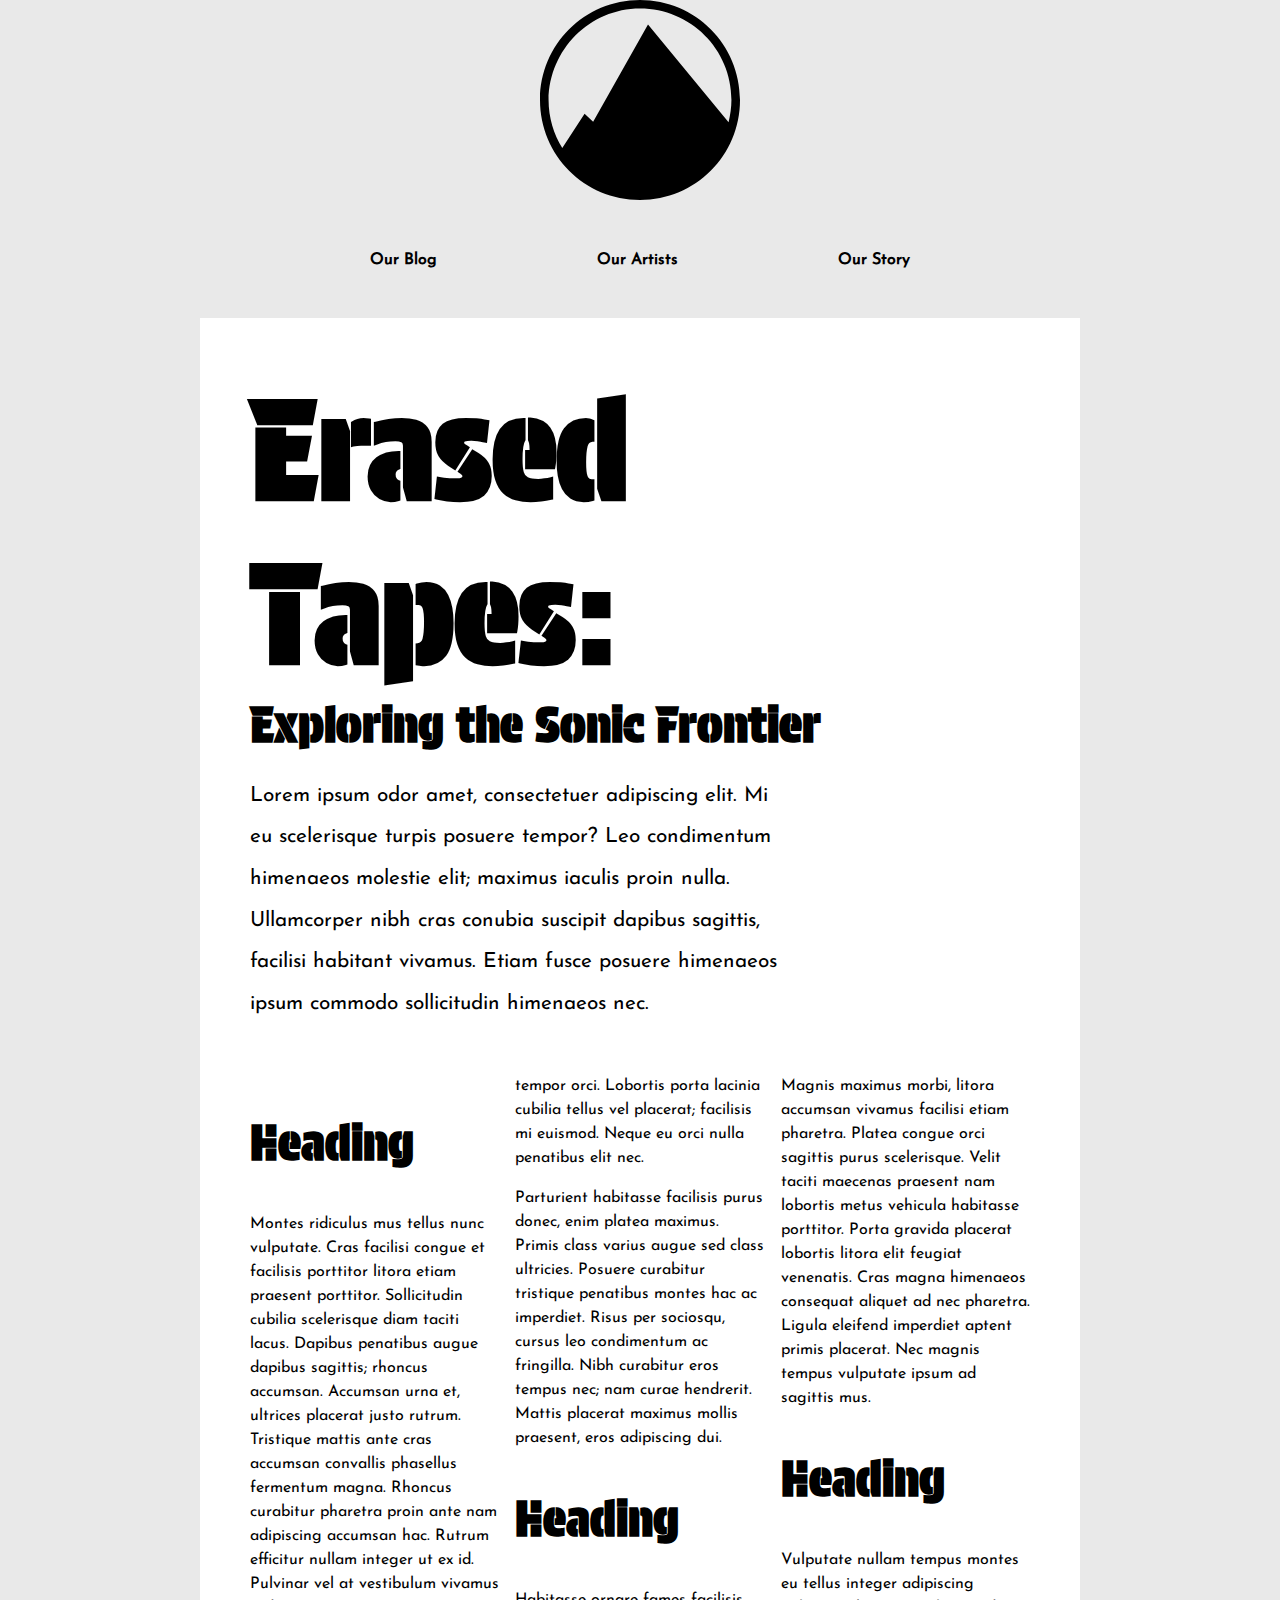
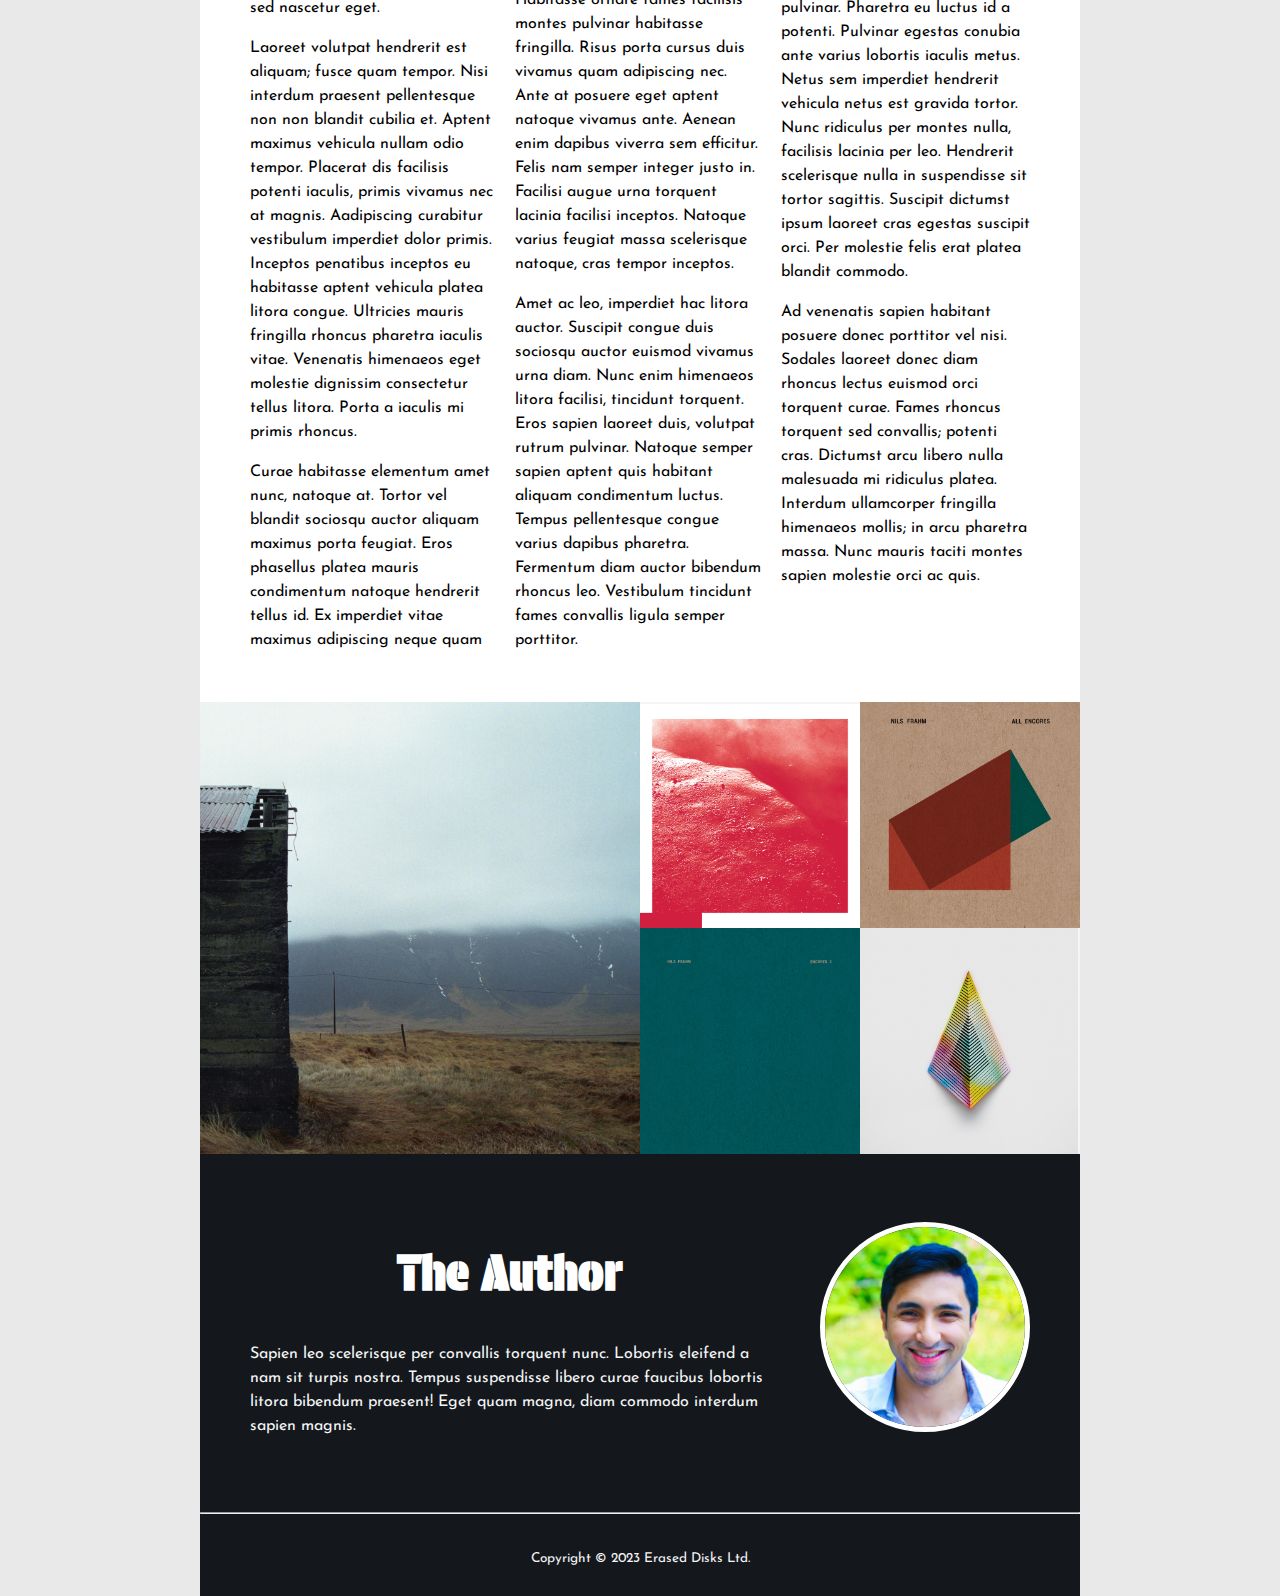
<file: Assessment 1/Task 1/index.html>
<!-- informs the browser of the type of document -->
<!DOCTYPE html>
<!-- uses the english language -->
<html lang="en">

<!-- contains essential metadata about the document -->
<head>
    <meta charset="UTF-8"> <!-- uses utf-8 encoding -->
    <meta name="viewport" content="width=device-width, initial-scale=1.0"> <!-- scales the visibility based on screen size -->
    <link rel="stylesheet" href="style.css"> <!-- links to the stylesheet -->
    <link rel="icon" href="assets/logo.ico" type="image/x-icon"> <!-- adds icon image  -->
    <title>Erased Tapes: Exploring the Sonic Frontier</title> <!-- title of document -->
</head>

<!-- contains the visible contents of the document -->
<body>
    <!-- contains the introductory content -->
    <header>
        <img src="assets/logo.svg" alt="erased tapes logo" id="logo" width="200px">
        <nav> <!-- contains navigation links -->
            <ul>
                <li><a href="Our_Blog.html">Our Blog</a></li>
                <li><a href="Our_Artists.html">Our Artists</a></li>
                <li><a href="Our_Story.html">Our Story</a></li>
            </ul>
        </nav>
    </header>
    <!-- wraps around the content for border effect  -->
    <div class="wrapper">
        <!-- contains main content of the page -->
        <main>
            <!-- contains the first paragraph of the main content -->
            <section class="first-paragraph"> 
                <h1><span class="large-text"">Erased Tapes:</span><br>Exploring the Sonic Frontier</h1> <!-- uses span tag to enlargen text -->
                <p>Lorem ipsum odor amet, consectetuer adipiscing elit. Mi eu scelerisque turpis posuere tempor? Leo
                    condimentum himenaeos molestie elit; maximus iaculis proin nulla. Ullamcorper nibh cras conubia
                    suscipit dapibus sagittis, facilisi habitant vivamus. Etiam fusce posuere himenaeos ipsum commodo
                    sollicitudin himenaeos nec.</p>
            </section>
            <!-- contains text content divided into three columns -->
            <section class=" column-text"> 
                        <h2>Heading</h2>
                        <p>Montes ridiculus mus tellus nunc vulputate. Cras facilisi congue et facilisis porttitor
                            litora etiam
                            praesent porttitor. Sollicitudin cubilia scelerisque diam taciti lacus. Dapibus penatibus
                            augue
                            dapibus sagittis; rhoncus accumsan. Accumsan urna et, ultrices placerat justo rutrum.
                            Tristique
                            mattis ante cras accumsan convallis phasellus fermentum magna. Rhoncus curabitur pharetra
                            proin ante
                            nam adipiscing accumsan hac. Rutrum efficitur nullam integer ut ex id. Pulvinar vel at
                            vestibulum
                            vivamus sed nascetur eget.</p>
                        <p>Laoreet volutpat hendrerit est aliquam; fusce quam tempor. Nisi interdum praesent
                            pellentesque non
                            non blandit cubilia et. Aptent maximus vehicula nullam odio tempor. Placerat dis facilisis
                            potenti
                            iaculis, primis vivamus nec at magnis. Aadipiscing curabitur vestibulum imperdiet dolor
                            primis.
                            Inceptos penatibus inceptos eu habitasse aptent vehicula platea litora congue. Ultricies
                            mauris
                            fringilla rhoncus pharetra iaculis vitae. Venenatis himenaeos eget molestie dignissim
                            consectetur
                            tellus litora. Porta a iaculis mi primis rhoncus.</p>
                        <p>Curae habitasse elementum amet nunc, natoque at. Tortor vel blandit sociosqu auctor aliquam
                            maximus
                            porta feugiat. Eros phasellus platea mauris condimentum natoque hendrerit tellus id. Ex
                            imperdiet
                            vitae maximus adipiscing neque quam tempor orci. Lobortis porta lacinia cubilia tellus vel
                            placerat;
                            facilisis mi euismod. Neque eu orci nulla penatibus elit nec.</p>
                        <p>Parturient habitasse facilisis purus donec, enim platea maximus. Primis class varius augue
                            sed class
                            ultricies. Posuere curabitur tristique penatibus montes hac ac imperdiet. Risus per
                            sociosqu, cursus
                            leo condimentum ac fringilla. Nibh curabitur eros tempus nec; nam curae hendrerit. Mattis
                            placerat
                            maximus mollis praesent, eros adipiscing dui. </p>
                        <h2>Heading</h2>
                        <p>Habitasse ornare fames facilisis montes pulvinar habitasse fringilla. Risus porta cursus duis
                            vivamus
                            quam adipiscing nec. Ante at posuere eget aptent natoque vivamus ante. Aenean enim dapibus
                            viverra
                            sem efficitur. Felis nam semper integer justo in. Facilisi augue urna torquent lacinia
                            facilisi
                            inceptos. Natoque varius feugiat massa scelerisque natoque, cras tempor inceptos. </p>
                        <p>Amet ac leo, imperdiet hac litora auctor. Suscipit congue duis sociosqu auctor euismod
                            vivamus urna
                            diam. Nunc enim himenaeos litora facilisi, tincidunt torquent. Eros sapien laoreet duis,
                            volutpat
                            rutrum pulvinar. Natoque semper sapien aptent quis habitant aliquam condimentum luctus.
                            Tempus
                            pellentesque congue varius dapibus pharetra. Fermentum diam auctor bibendum rhoncus leo.
                            Vestibulum
                            tincidunt fames convallis ligula semper porttitor.</p>
                        <p>Magnis maximus morbi, litora accumsan vivamus facilisi etiam pharetra. Platea congue orci
                            sagittis
                            purus scelerisque. Velit taciti maecenas praesent nam lobortis metus vehicula habitasse
                            porttitor.
                            Porta gravida placerat lobortis litora elit feugiat venenatis. Cras magna himenaeos
                            consequat
                            aliquet ad nec pharetra. Ligula eleifend imperdiet aptent primis placerat. Nec magnis tempus
                            vulputate ipsum ad sagittis mus.</p>
                        <h2>Heading</h2>
                        <p>Vulputate nullam tempus montes eu tellus integer adipiscing pulvinar. Pharetra eu luctus id a
                            potenti. Pulvinar egestas conubia ante varius lobortis iaculis metus. Netus sem imperdiet
                            hendrerit
                            vehicula netus est gravida tortor. Nunc ridiculus per montes nulla, facilisis lacinia per
                            leo.
                            Hendrerit scelerisque nulla in suspendisse sit tortor sagittis. Suscipit dictumst ipsum
                            laoreet cras
                            egestas suscipit orci. Per molestie felis erat platea blandit commodo.</p>
                        <p>Ad venenatis sapien habitant posuere donec porttitor vel nisi. Sodales laoreet donec diam
                            rhoncus
                            lectus euismod orci torquent curae. Fames rhoncus torquent sed convallis; potenti cras.
                            Dictumst
                            arcu libero nulla malesuada mi ridiculus platea. Interdum ullamcorper fringilla himenaeos
                            mollis; in
                            arcu pharetra massa. Nunc mauris taciti montes sapien molestie orci ac quis.</p>
            </section>
            <!-- contains the album pictures -->
            <section class="albums">
                <div id="featured-album">
                    <img src="assets/eulogy-for-evolution.jpg" alt="eulogy for evolution album" width="100">
                </div>
                <div id="album1">
                    <img src="assets/the-cell.jpg" alt="assets the cell album" width="100">
                </div>
                <div id="album2">
                    <img src="assets/all-encores.jpg" alt="all encores album" width="100">
                </div>
                <div id="album3">
                    <img src="assets/encores-2.jpg" alt="encores 2 album" width="100">
                </div>
                <div id="album4">
                    <img src="assets/blurred.jpg" alt="blurred album" width="100">
                </div>
            </section>
        </main>
        <!-- contains authorship and copyright information -->
        <footer>
            <div class="footer-details"> <!-- contains authorship information: profile and description -->
                <div class="profile">
                    <img src="assets/profile_picture.jpg" alt="author's profile" width="200px">
                </div>
                <div class="author-details">
                    <h2>The Author</h2>
                    <p>Sapien leo scelerisque per convallis torquent nunc. Lobortis eleifend a nam sit turpis nostra.
                        Tempus
                        suspendisse libero curae faucibus lobortis litora bibendum praesent! Eget quam magna, diam
                        commodo
                        interdum sapien magnis. </p>
                </div>
            </div>
            <hr>
            <p id="copy-right">Copyright © 2023 Erased Disks Ltd.</p> <!-- copyright details -->
        </footer>
    </div>
</body>

</html>
</file>
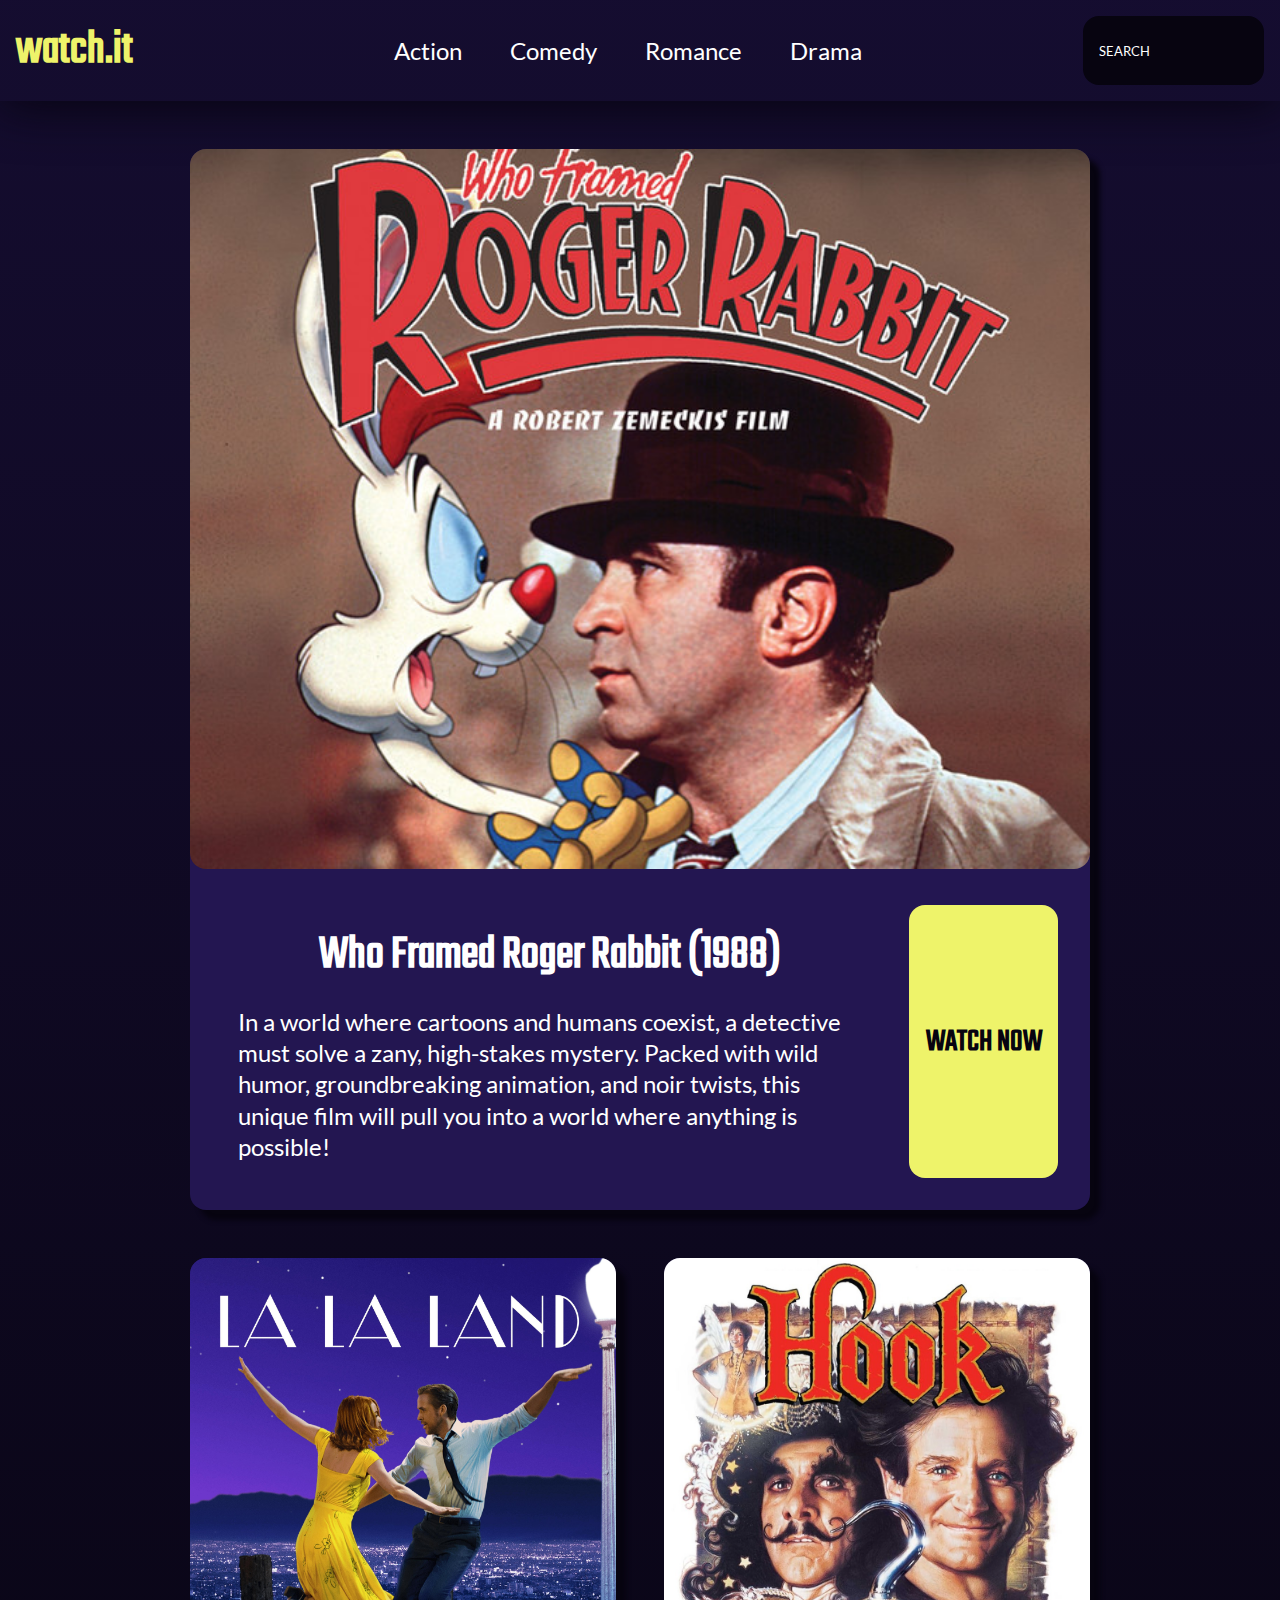
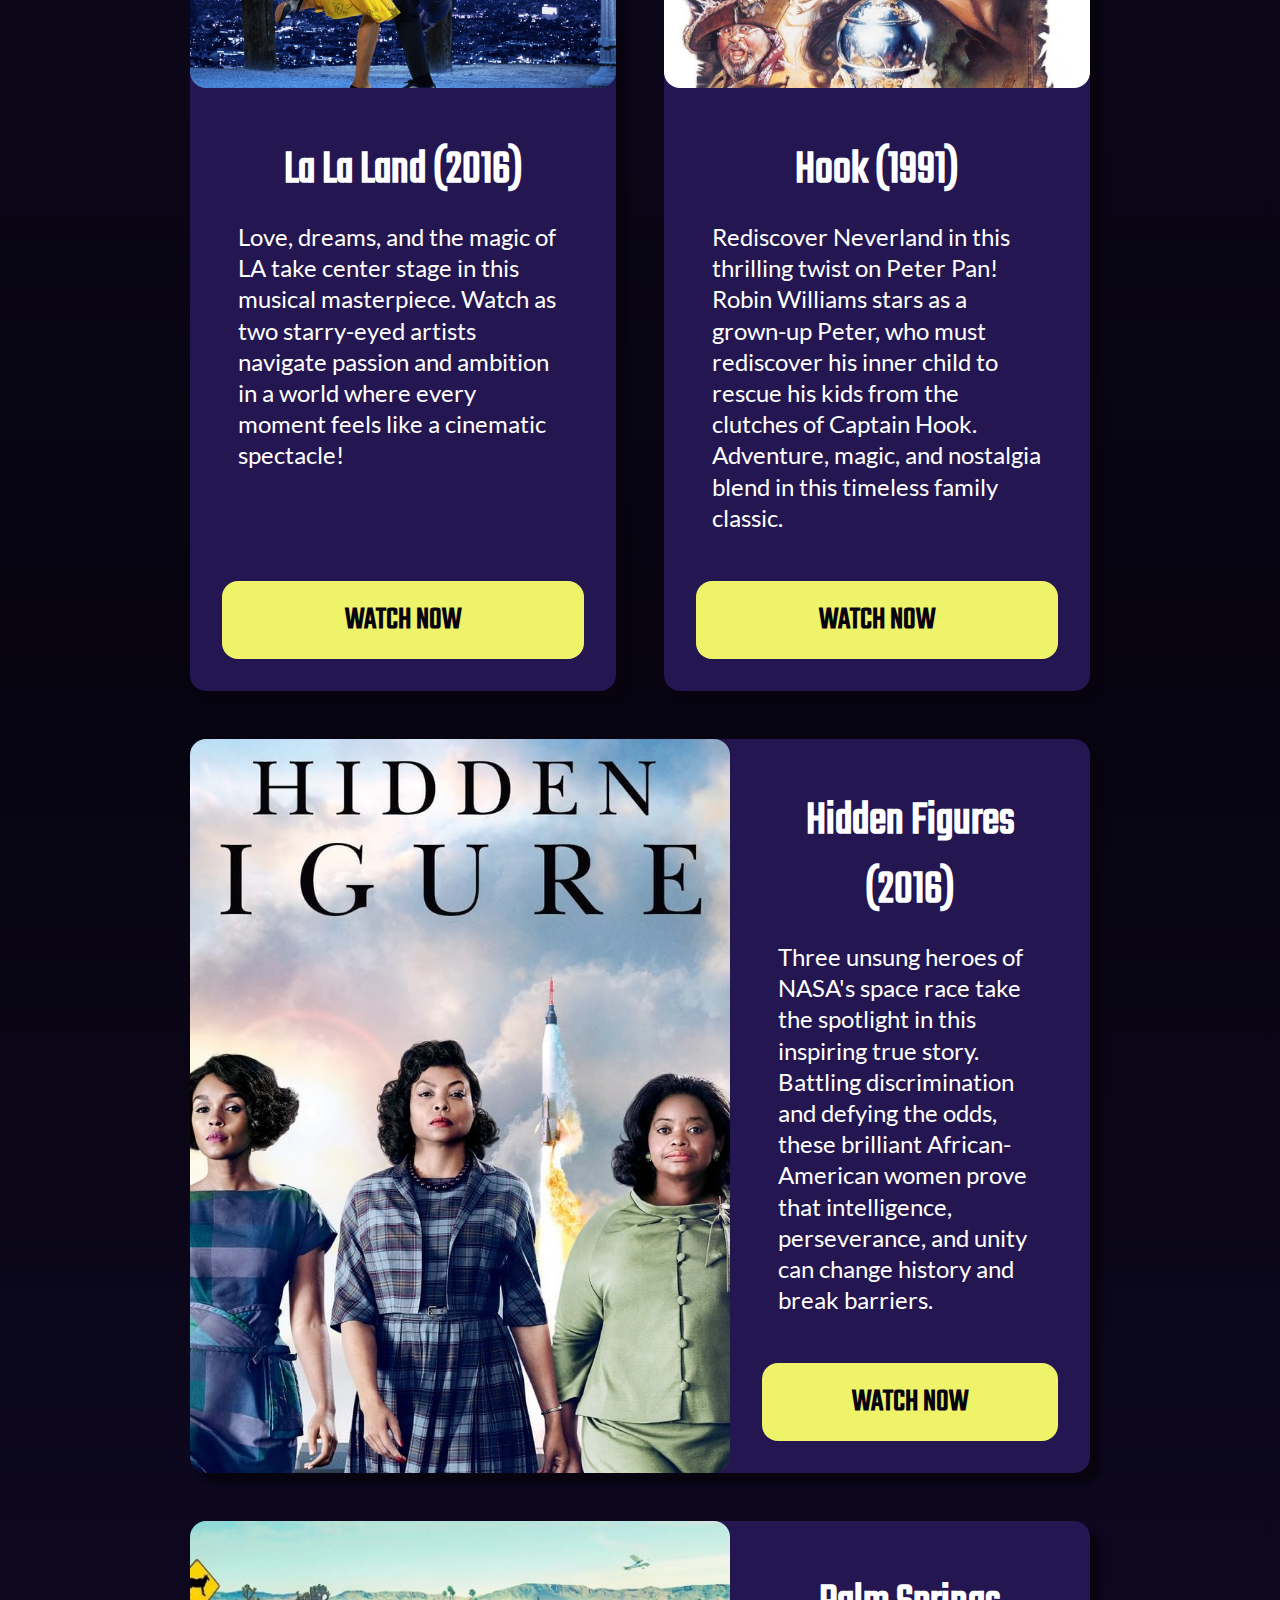
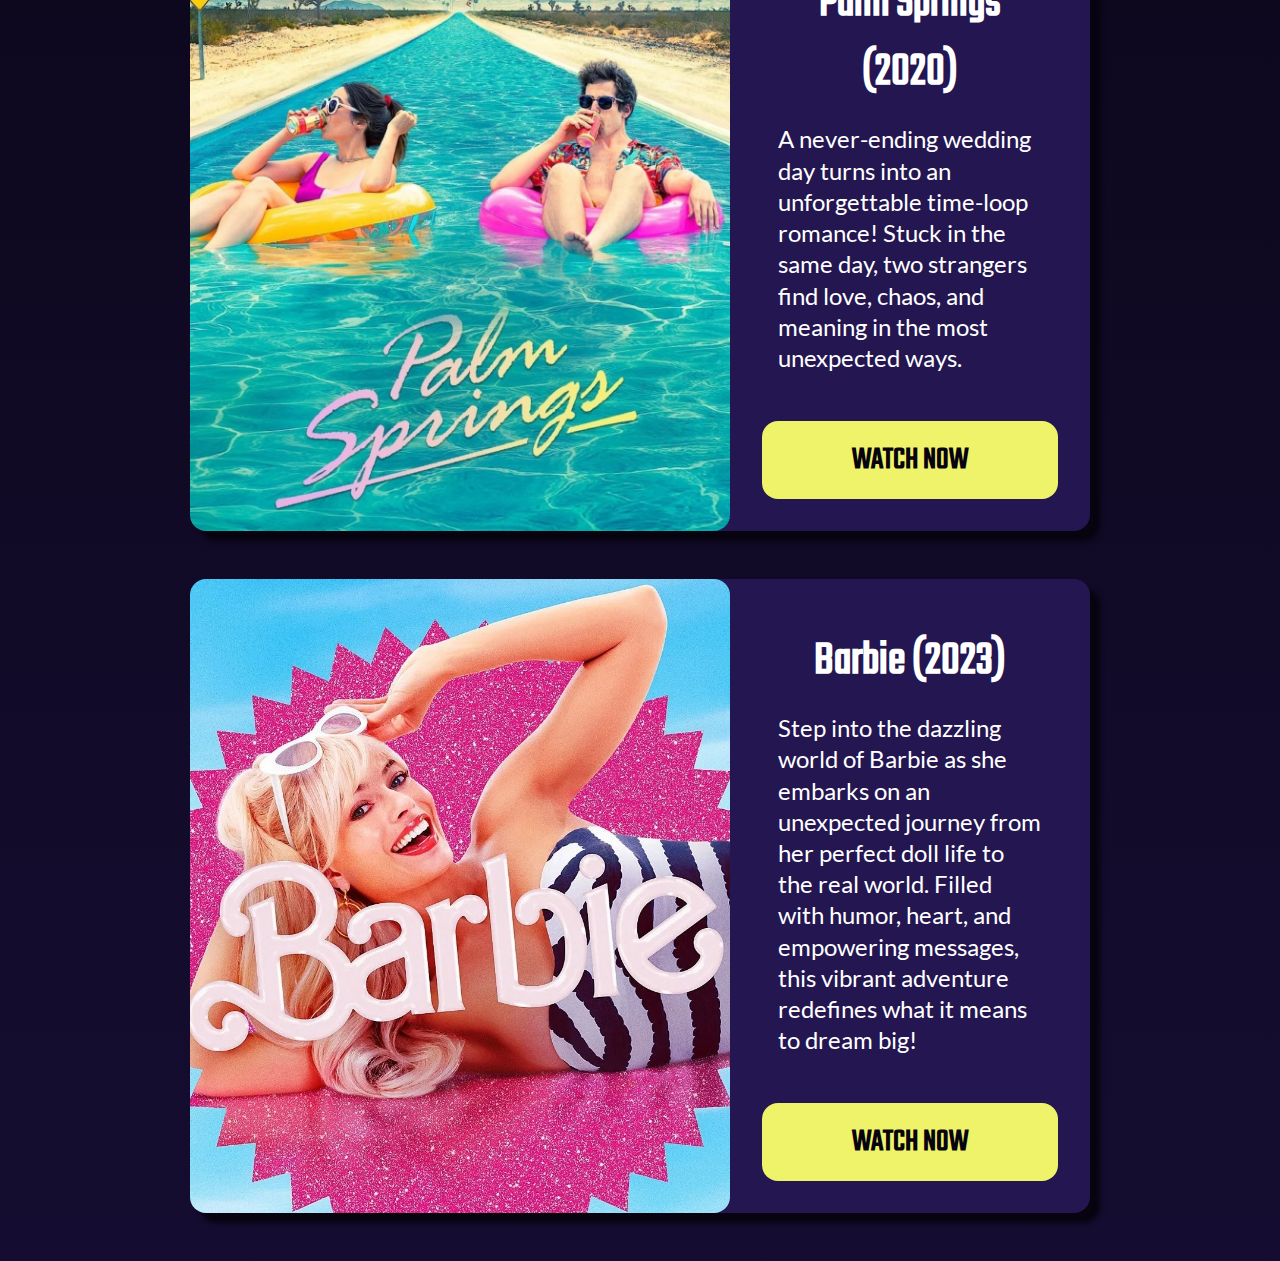
<file: Assessment 1/Task 2/index.html>
<!-- informs the browser of the type of document -->
<!DOCTYPE html>
<!-- uses the english language -->
<html lang="en">

<!-- contains essential metadata about the document -->
<head>
    <meta charset="UTF-8"> <!-- uses utf-8 encoding -->
    <meta name="viewport" content="width=device-width, initial-scale=1.0"> <!-- scales the visibility based on screen size -->
    <link rel="stylesheet" href="style.css"> <!-- links to the stylesheet -->
    <title>watch.it</title> <!-- title of document -->
</head>

<!-- contains the visible contents of the document -->
<body>
    <!-- contains the introductory content -->
    <header>
        <nav> <!-- contains navigation links -->
            <h1>watch.it</h1>
            <ul>
                <li><a href="#Action">Action</a></li>
                <li><a href="#Comedy">Comedy</a></li>
                <li><a href="#Romance">Romance</a></li>
                <li><a href="#Drama">Drama</a></li>
            </ul>
            <input type="search" placeholder="SEARCH">
        </nav>
    </header>
    <!-- contains main content of the page -->
    <main>
        <!-- film item container with respective id -->
        <div class="film-container" id="film1">
            <!-- contains movie poster -->
            <div class="film-img">
                <img src="assets/who-framed-roger-rabbit.jpg" alt="Who framed Roger Rabbit movie poster"> <!-- movie poster -->
            </div>
            <!-- contains details such as the title, description, and button -->
            <div class="details">
                <div class="text"> <!-- holds the text information within the details div -->
                    <h2>Who Framed Roger Rabbit (1988)</h2>
                    <p>In a world where cartoons and humans coexist, a detective must solve a zany, high-stakes mystery. Packed
                        with wild humor, groundbreaking animation, and noir twists, this unique film will pull you into a world
                        where anything is possible!</p>
                </div>
                <button type="button">WATCH NOW</button> <!-- button to watch now -->
            </div>
        </div>
        <!-- film item container with respective id -->
        <div class="film-container" id="film2">
            <!-- contains movie poster -->
            <div class="film-img">
                <img src="assets/la-la-land.jpg" alt="La La Land movie poster"> <!-- movie poster -->
            </div>
            <!-- contains details such as the title, description, and button -->
            <div class="details">
                <div class="text"> <!-- holds the text information within the details div -->
                    <h2>La La Land (2016)</h2>
                    <p>Love, dreams, and the magic of LA take center stage in this musical masterpiece. Watch as two starry-eyed
                        artists navigate passion and ambition in a world where every moment feels like a cinematic spectacle!</p>
                </div>
                <button type="button">WATCH NOW</button> <!-- button to watch now -->
            </div>
        </div>
        <!-- film item container with respective id -->
        <div class="film-container" id="film3">
            <!-- contains movie poster -->
            <div class="film-img">
                <img src="assets/hook.jpg" alt="Hook movie poster"> <!-- movie poster -->
            </div>
            <!-- contains details such as the title, description, and button -->
            <div class="details">
                <div class="text"> <!-- holds the text information within the details div -->
                    <h2>Hook (1991)</h2>
                    <p>Rediscover Neverland in this thrilling twist on Peter Pan! Robin Williams stars as a grown-up Peter, who
                        must rediscover his inner child to rescue his kids from the clutches of Captain Hook. Adventure, magic,
                        and nostalgia blend in this timeless family classic.</p>
                </div>
                <button type="button">WATCH NOW</button> <!-- button to watch now -->
            </div>
        </div>
        <!-- film item container with respective id -->
        <div class="film-container" id="film4">
            <!-- contains movie poster -->
            <div class="film-img">
                <img src="assets/hidden-figures.jpg" alt="Hidden figures movie poster"> <!-- movie poster -->
            </div>
            <!-- contains details such as the title, description, and button -->
            <div class="details">
                <div class="text"> <!-- holds the text information within the details div -->
                    <h2>Hidden Figures (2016)</h2>
                    <p>Three unsung heroes of NASA's space race take the spotlight in this inspiring true story. Battling
                        discrimination and defying the odds, these brilliant African-American women prove that intelligence,
                        perseverance, and unity can change history and break barriers.</p>
                </div>
                <button type="button">WATCH NOW</button> <!-- button to watch now -->
            </div>
        </div>
        <!-- film item container with respective id -->
        <div class="film-container" id="film5">
            <!-- contains movie poster -->
            <div class="film-img">
                <img src="assets/palm-springs.jpg" alt="Palm springs movie poster"> <!-- movie poster -->
            </div>
            <!-- contains details such as the title, description, and button -->
            <div class="details">
                <div class="text"> <!-- holds the text information within the details div -->
                    <h2>Palm Springs (2020)</h2>
                    <p>A never-ending wedding day turns into an unforgettable time-loop romance! Stuck in the same day, two
                        strangers find love, chaos, and meaning in the most unexpected ways.</p>
                </div>
                <button type="button">WATCH NOW</button> <!-- button to watch now -->
            </div>
        </div>
        <!-- film item container with respective id -->
        <div class="film-container" id="film6">
            <!-- contains movie poster -->
            <div class="film-img">
                <img src="assets/barbie.jpg" alt="Barbie movie poster"> <!-- movie poster -->
            </div>
            <!-- contains details such as the title, description, and button -->
            <div class="details">
                <div class="text"> <!-- holds the text information within the details div -->
                    <h2>Barbie (2023)</h2>
                    <p>Step into the dazzling world of Barbie as she embarks on an unexpected journey from her perfect doll life
                        to the real world. Filled with humor, heart, and empowering messages, this vibrant adventure redefines
                        what it means to dream big!</p>
                    </div>
                <button type="button">WATCH NOW</button> <!-- button to watch now -->
            </div>
        </div>
    </main>
</body>

</html>
</file>
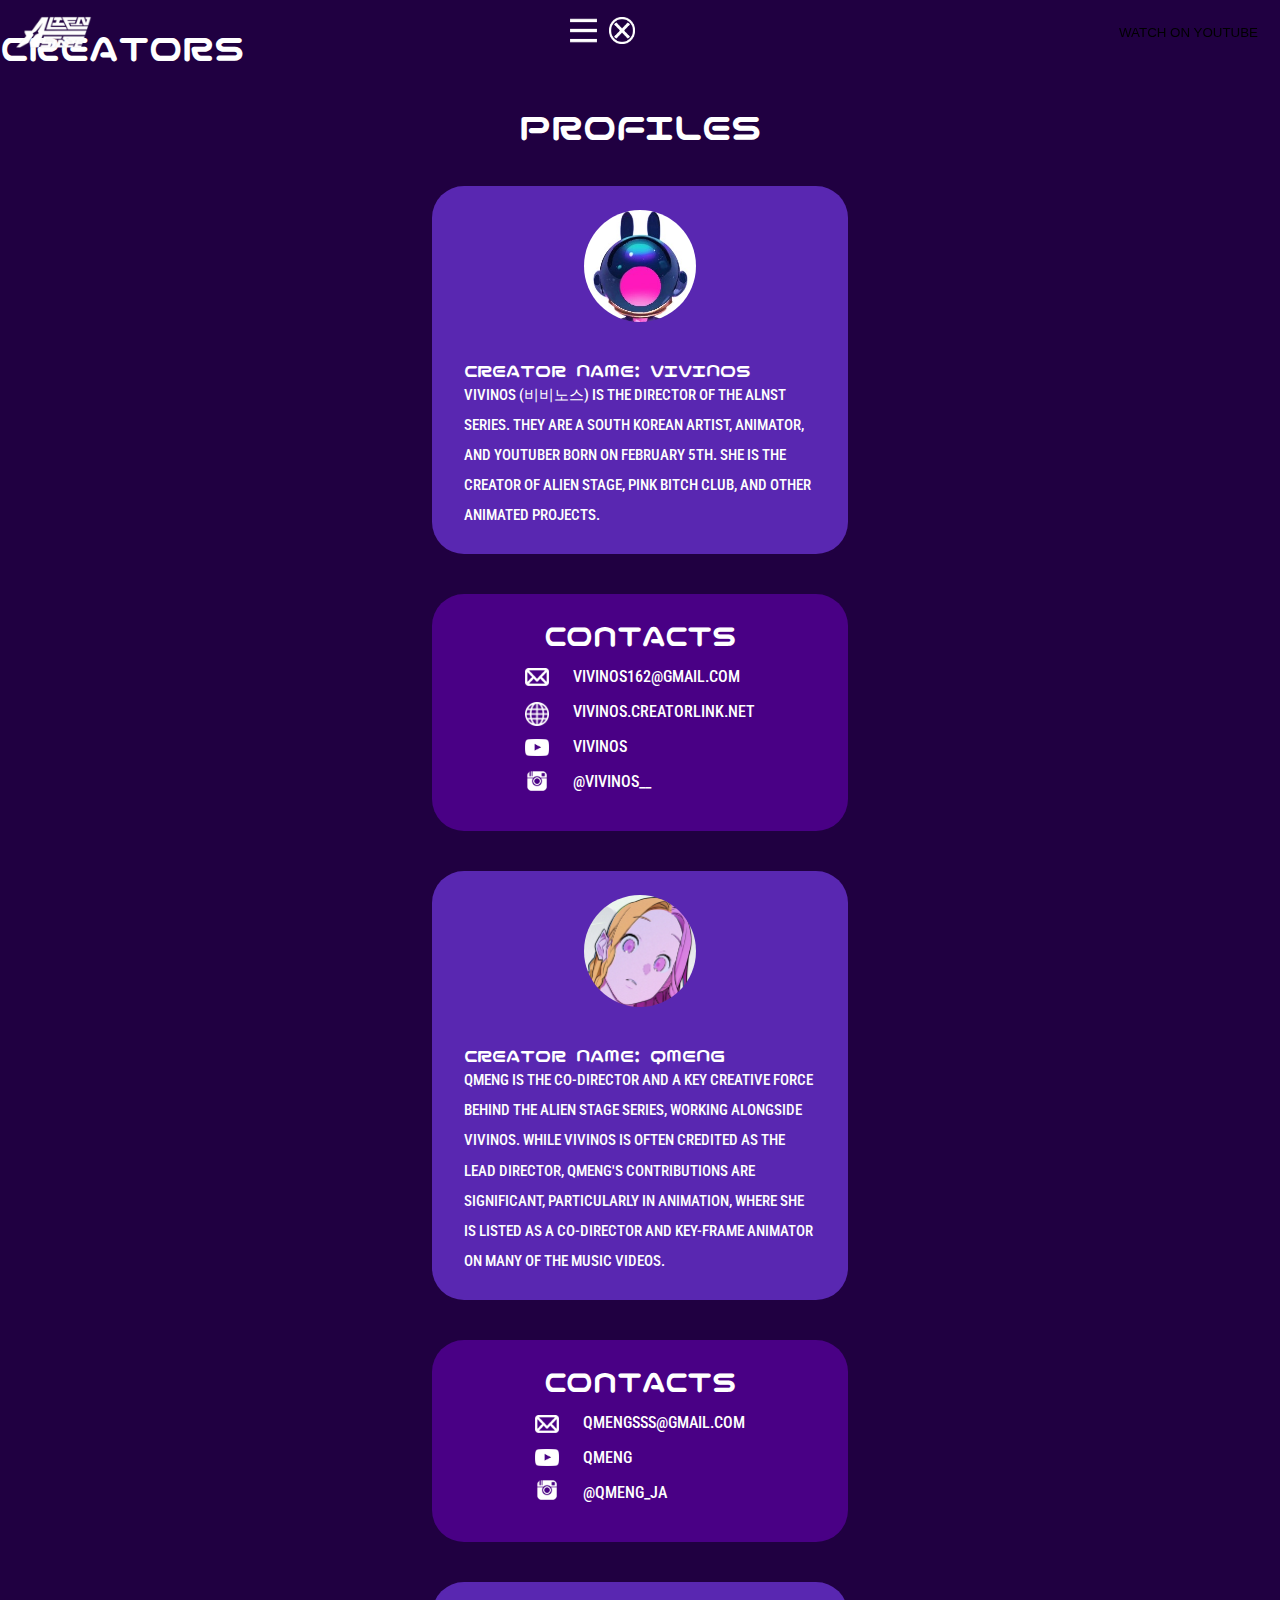
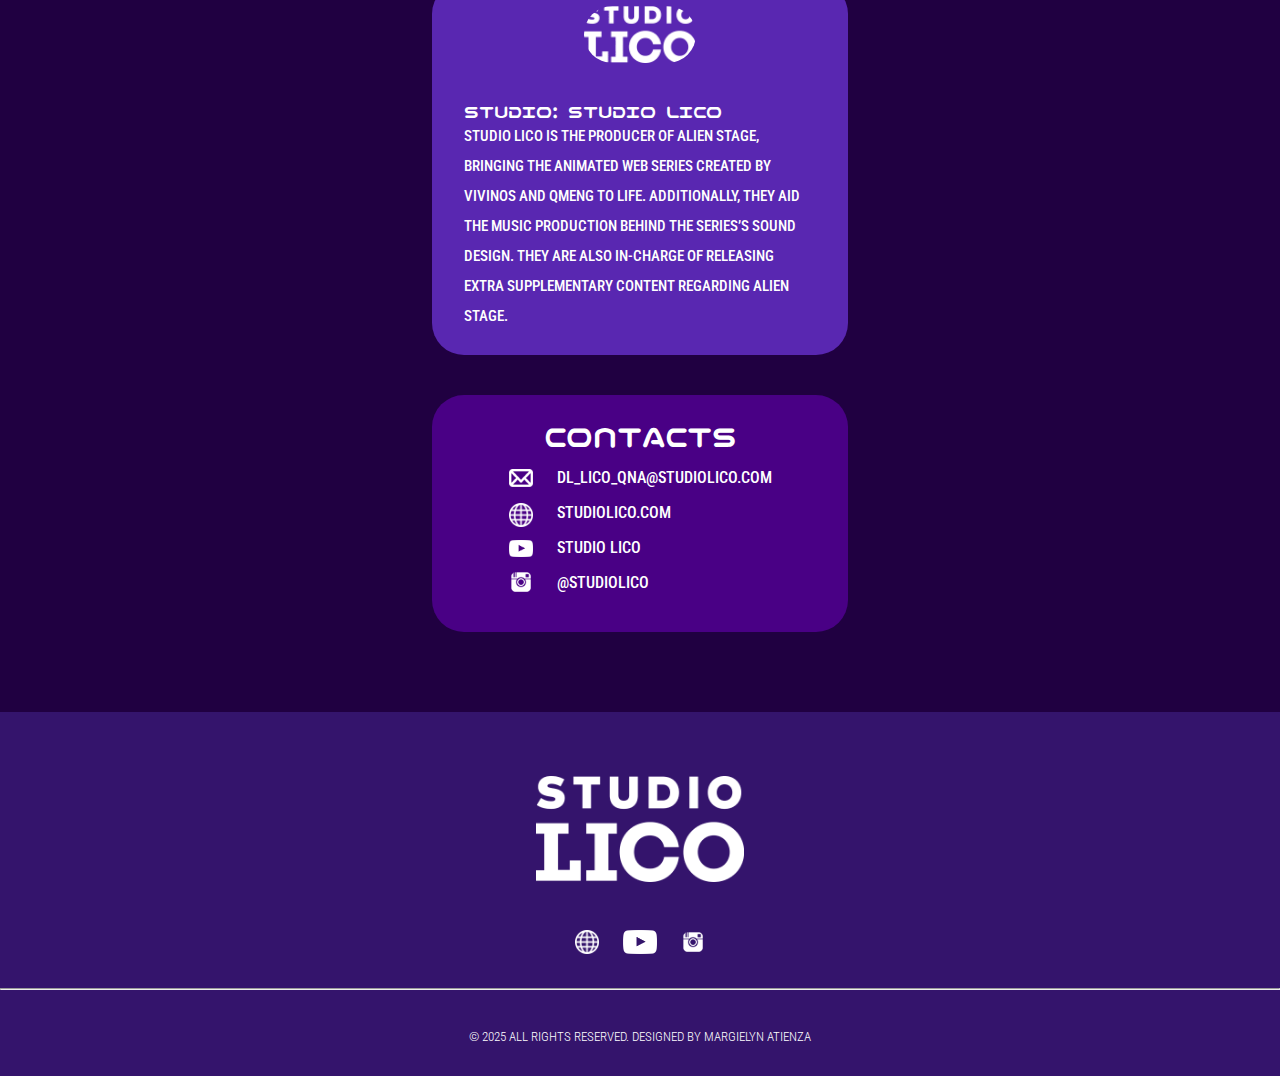
<file: Assessment 2/creators.html>
<!DOCTYPE html>
<html lang="en">

<head>
    <meta charset="UTF-8">
    <meta name="viewport" content="width=device-width, initial-scale=1.0">
    <link rel="stylesheet" href="style.css"> <!-- Links external stylesheet -->
    <link rel="icon" href="assets/images/icons/Logo.ico" type="image/x-icon"> <!-- Sets document icon -->
    <title>• Creators</title>
</head>

<body>
    <!-- Header Section -->
    <header>

        <!-- Navigation bar -->
        <nav>
            <img class="header-logo" src="assets/images/icons/ALNST_Logo.png" alt="Alien Stage Logo" height="30px">
            
            <!-- Nav buttons and links -->
            <div class="main-menu">

                <!-- Menu Buttons -->
                <button type="button" class="menu-btn" onclick="openMenu()"><img src="assets/images/icons/menu.png" alt="menu"
                        height=30px></button>
                <button type="button" class="close-btn" onclick="closeMenu()"><img src="assets/images/icons/close.png" alt="close"
                        height=30px></button>

                <!-- Nav Links -->        
                <ul class="menu">
                    <li><a href="index.html">HOME</a></li>
                    <li><a href="creators.html">CREATORS</a></li>
                    <li><a href="index.html#about-contents" onclick="closeMenu()">ABOUT</a></li>
                    <li><a href="index.html#all-rounds" onclick="closeMenu()">SONGS</a></li>
                    <li><a href="cast.html">CAST</a></li>
                    <li><a target="_blank" href="https://alienstage.fandom.com/wiki/ALIEN_STAGE_Wiki">WIKI</a></li>
                </ul>
            </div>

            <!-- Nav Button -->
            <button type="button" class="watch-btn" id="watch-yt-1" onclick="openYT()">
                WATCH ON YOUTUBE
            </button>
        </nav> <!-- End of Navigation Bar -->

        <!-- Overlay Container -->
        <div class="image-overlay-cont">
            <!-- Contents to Overlay -->
            <div class="overlay-text-2">
                <h1>CREATORS</h1>
            </div>
        </div>

    </header> <!-- End of Header Section -->

    <!-- Main Content -->
    <main>

        <!-- Creators Profiles Section -->
        <section>
            <h2>PROFILES</h2>

            <!-- All Profiles Container -->
            <div class="profiles">

                <!-- Vivinos Profile -->
                <article class="main-profile">
                    <img src="assets/images/creators/vivinos.jpg" alt="Vivinos Profile" width="112px">
                    <h3>CREATOR NAME: VIVINOS</h3>
                    <p>VIVINOS (비비노스) IS THE DIRECTOR OF THE ALNST SERIES. THEY ARE A SOUTH KOREAN ARTIST, ANIMATOR,
                        AND YOUTUBER BORN ON FEBRUARY 5TH. SHE IS THE CREATOR OF ALIEN STAGE, PINK BITCH CLUB, AND
                        OTHER ANIMATED PROJECTS.</p>
                </article>
                <!-- Vivinos Contacts -->
                <div class="contacts">
                    <h4>CONTACTS</h4>
                    <div class="contact-info">
                        <div class="contact-symbols">
                            <img src="assets/images/icons/email.png" alt="Email icon" width="24px">
                            <img src="assets/images/icons/website icon.jpg" alt="Website icon" width="24px">
                            <img src="assets/images/icons/yt logo.png" alt="YouTube icon" width="24px"> 
                            <img src="assets/images/icons/instagram logo.jpg" alt="Instagram icon" width="24px"> 
                        </div>
                        <div class="contact-texts">
                            <p>VIVINOS162@GMAIL.COM</p>
                            <p>VIVINOS.CREATORLINK.NET</p>
                            <p>VIVINOS</p>
                            <p>@VIVINOS__</p>
                        </div>
                    </div>
                </div>

                <!-- Qmeng Profile -->
                <article class="main-profile">
                    <img src="assets/images/creators/QMENG.png" alt="Qmeng Profile" width="112px">
                    <h3>CREATOR NAME: QMENG</h3>
                    <p>QMENG IS THE CO-DIRECTOR AND A KEY CREATIVE FORCE BEHIND THE ALIEN STAGE SERIES, WORKING
                        ALONGSIDE VIVINOS. WHILE VIVINOS IS OFTEN CREDITED AS THE LEAD DIRECTOR, QMENG'S
                        CONTRIBUTIONS ARE SIGNIFICANT, PARTICULARLY IN ANIMATION, WHERE SHE IS LISTED AS A
                        CO-DIRECTOR AND KEY-FRAME ANIMATOR ON MANY OF THE MUSIC VIDEOS.</p>
                </article>
                <!-- Qmeng Contacts -->
                <div class="contacts">
                    <h4>CONTACTS</h4>
                    <div class="contact-info">
                        <div class="contact-symbols">
                            <img src="assets/images/icons/email.png" alt="Email icon" width="24px">
                            <img src="assets/images/icons/yt logo.png" alt="YouTube icon" width="24px"> 
                            <img src="assets/images/icons/instagram logo.jpg" alt="Instagram icon" width="24px"> 
                        </div>
                        <div class="contact-texts">
                            <p>QMENGSSS@GMAIL.COM</p>
                            <p>QMENG</p>
                            <p>@QMENG_JA</p>
                        </div>
                    </div>
                </div>

                <!-- Studio Lico Profile -->
                <article class="main-profile" id="profile-3">
                    <img src="assets/images/creators/STUDIOLICO.png" alt="Studio Lico Profile" width="112px">
                    <h3>STUDIO: STUDIO LICO</h3>
                    <p>STUDIO LICO IS THE PRODUCER OF ALIEN STAGE, BRINGING THE ANIMATED WEB SERIES CREATED BY
                        VIVINOS AND QMENG TO LIFE. ADDITIONALLY, THEY AID THE MUSIC PRODUCTION BEHIND THE SERIES’S
                        SOUND DESIGN. THEY ARE ALSO IN-CHARGE OF RELEASING EXTRA SUPPLEMENTARY CONTENT REGARDING
                        ALIEN STAGE.</p>
                </article>
                <!-- Studio Lico Contacts -->
                <div class="contacts">
                    <h4>CONTACTS</h4>
                    <div class="contact-info">
                        <div class="contact-symbols">
                            <img src="assets/images/icons/email.png" alt="Email icon" width="24px">
                            <img src="assets/images/icons/website icon.jpg" alt="Website icon" width="24px">
                            <img src="assets/images/icons/yt logo.png" alt="YouTube icon" width="24px"> 
                            <img src="assets/images/icons/instagram logo.jpg" alt="Instagram icon" width="24px"> 
                        </div>
                        <div class="contact-texts">
                            <p>DL_LICO_QNA@STUDIOLICO.COM</p>
                            <p>STUDIOLICO.COM</p>
                            <p>STUDIO LICO</p>
                            <p>@STUDIOLICO</p>
                        </div>
                    </div>
                </div>

            </div> <!-- End of All Profiles Container -->
        </section> <!-- End of Creator Profiles Section -->

    </main> <!-- End of Main Content -->

    <!-- Footer Section -->
    <footer>
        <img id="footer-logo" src="assets/images/creators/STUDIOLICO.png" alt="Studio Lico" width="288px">
        
        <!-- Clickable Icon Contacts -->
        <div class="footer-contacts">
            <a class="footer-buttons" target="_blank"><img src="assets/images/icons/website icon.jpg"
                    alt="Studio Lico Website" height="24px"></a>
            <a class="footer-buttons" target="_blank"><img src="assets/images/icons/yt logo.png"
                    alt="Studio Lico YouTube" height="24px"></a>
            <a class="footer-buttons" target="_blank"><img src="assets/images/icons/instagram logo.jpg"
                    alt="Studio Lico Instagram" height="24px"></a>
        </div>
        
        <!-- Footer Links -->
        <div class="footer-links">
            <ul>
                <li><a href="index.html">HOME</a></li>
                <li><a href="creators.html">CREATORS</a></li>
                <li><a href="index.html#about-contents">ABOUT</a></li>
                <li><a href="index.html#all-rounds">SONGS</a></li>
                <li><a href="cast.html">CAST</a></li>
                <li><a target="_blank" href="https://alienstage.fandom.com/wiki/ALIEN_STAGE_Wiki">WIKI</a></li>
            </ul>
        </div>
        
        <!-- Copyright Information -->
        <hr>
        <p class="copyright-text">© 2025 ALL RIGHTS RESERVED. DESIGNED BY MARGIELYN ATIENZA</p>
    
    </footer> <!-- End of Footer Section -->

    <!-- Link to External JavaScript -->
    <script src="script.js"></script>
</body>

</html>
</file>
<file: Assessment 1/Task 1/style.css>
/* imports Protest Guerrilla font */
@font-face {
  font-family: 'Protest Guerrilla'; 
  src: url(assets/fonts/ProtestGuerrilla-Regular.ttf) format('truetype'); 
}

/* imports Josefin Sans font */
@font-face {
    font-family: 'Josefin Sans';
    src: url(assets/fonts/JosefinSans-Regular.ttf) format('truetype');
}

@media screen and (max-width:539px){

    /* General styling */
    body {
        background-color: #e9e9e9; /* sets body bg color */
        margin: 0; /* ensures no outer margins are visible in the body */
    }
    
    /* styles all h2 tag texts */
    h2 {
        font-size: 3.3em; /* 3 times bigger than p tag font-size */
        font-family: 'Protest Guerrilla', sans-serif;
        text-align: center;
    }

    /* styles all p tag texts */
    p {
        font-family: 'Josefin Sans', sans-serif;
        font-size: 1.1em; /* 3 times smaller than heading font-sizes */
        line-height: 1.5em;
    }



    /* header and nav styles */
    header {
        background-color: #e9e9e9; /* sets background color */
    }

    /* defines size and centers the logo */
    #logo {
        width: 80px;
        display: block;
        margin: 12px auto 12px auto;
    }

    /* centers and adds spacing to navigation links */
    nav ul {
        display: flex;
        justify-content: center;
        margin: auto;
        gap: 2.5em;
        padding: 12px;
    }

    nav ul li { 
        list-style-type: none; /* removes bullet point symbols */
    }

    /* styles text for navigation links */
    nav ul li a {
        text-decoration: none; /* removes underline under nav links */
        color: black;
        font-family: 'Josefin Sans', sans-serif;
        font-size: 1.1em;
        font-weight: bold;
    }

    /* styles h1 tag text in the first paragraph */
    .first-paragraph h1 {
        font-family: "Protest Guerrilla", sans-serif;
        font-size: 3.3em;
        text-align: center;
    }

    .first-paragraph, .column-text {
        background-color: white; /* sets the content's bg color as white */
        padding: 12px 12px 0 12px; /* adds 12px spacing on the sides and top of these sections */
        display: grid;
        grid-template-columns: 1fr; /* restricts to one column only */
    }



    /* album styles */
    /* contains albums into one column without 12px spacing */
    .albums {
        display: grid;
        grid-template-columns: 1fr;
        grid-template-rows: repeat(4, 1fr);
    }

    #featured-album {
        display: none; /* hides featured album */
    }

    /* ensures images uses original ratio and fills whole div space */
    #album1 img, #album2 img, #album3 img, #album4 img { 
        width: 100%;
        height: 100%;
        object-fit: cover;
    }

    #album1 {
        border-top: 3px solid #f5f5f5; /* adds a top border on album 1 */
    }



    /* footer styles */
    footer {
        background-color: #14181d; /* sets footer bg color */
        color: whitesmoke; /* sets text color */
    }

    /* creates grid format for footer details */
    .footer-details {
        display: grid;
        grid-template-columns: 1fr;
        grid-template-rows: repeat(2, auto);
        padding: 12px;
    }

    .profile {
        justify-self: center; /* horizontally centers profile within grid container */
    }

    /* rounds the author image and a adds border*/
    .profile img{
        border-radius: 150px;
        border: 5px solid white;
    }

    /* styles the copyright text */
    #copy-right {
        margin: auto;
        text-align: center;
        padding: 1em;
    }
}


@media screen and (min-width:540px) and (max-width:720px){

    /* General styling */
    body {
        background-color: #e9e9e9; /* sets body's bg color */
        margin: 0; /* ensures no outer margins are seen in the body */
    }
    
    /* styles all h2 tag texts */
    h2 {
        font-size: 3.5em; /* 3 times bigger than p tag texts */
        font-family: 'Protest Guerrilla', sans-serif;
        text-align: center;
    }

    /* syles all p tag texts */
    p {
        font-family: 'Josefin Sans', sans-serif;
        font-size: 1.16em; /* 3 times smaller than heading texts */
        line-height: 1.5em;
    }



    /* header and nav styling */
    header {
        background-color: #e9e9e9; /* sets header bg color */
    }

    /* centers logo image */
    #logo {
        width: 80px;
        display: block;
        margin: 20px auto 20px auto;
    }

    /* centers navigation links and adds spacing */
    nav ul {
        display: flex;
        justify-content: center;
        margin: auto;
        gap: 5em;
        padding: 20px;
    }

    nav ul li { 
        list-style-type: none; /* removes bullet points */
    }

    /* styles text for navigation links */
    nav ul li a {
        text-decoration: none; /* removes underline beneath anchor tag text */
        color: black;
        font-family: 'Josefin Sans', sans-serif;
        font-size: 1.16em; /* 3 times smaller than h2 tag */
        font-weight: bold;
    }

    /* styles h1 tag text in the first paragraph */
    .first-paragraph h1 {
        font-family: "Protest Guerrilla", sans-serif;
        font-size: 3.5em;
        text-align: center;
    }

    /* creates one column to contain the first paragraph and column text with 20px top and side spacing */
    .first-paragraph, .column-text {
        background-color: white; /* sets content bg color to white */
        padding: 20px 20px 0 20px; 
        display: grid;
        grid-template-columns: 1fr;
    }



    /* album styling */
    /* creates one column to contain album images without 20px spacing */
    .albums {
        display: grid;
        grid-template-columns: 1fr;
        grid-template-rows: repeat(4, 1fr);
    }

    /* ensures images respect original aspect ratio and fills the whole div container */
    .albums img {
        width: 100%;
        height: 100%;
        object-fit: cover;
    }

    #featured-album {
        display: none; /* hides featured album image */
    }
    
    #album1 {
        border-top: 3px solid #f5f5f5; /* adds top border */
    }



    /* footer styling*/
    footer {
        background-color: #14181d; /* sets footer bg color */
        color: whitesmoke; /* sets footer text color */
    }

    /* contains footer details into 2 rows */
    .footer-details {
        display: grid;
        grid-template-columns: 1fr;
        grid-template-rows: repeat(2, auto);
        padding: 20px;
    }

    .profile {
        justify-self: center; /* horizontally centers author's profile image */
    }

    /* rounds edges and adds white border to author's profile image */
    .profile img{
        border-radius: 150px;
        border: 5px solid white;
    }

    /* styles copyright information */
    #copy-right {
        margin: auto;
        text-align: center;
        padding: 1.5em;
        font-size: 0.95em;
    }
}
    
@media screen and (min-width:720px) and (max-width:1023px){

    /* General styling */
    body {
        background-color: #e9e9e9; /* sets body bg color */
        margin: 0; /* ensures no outer margins are visible in the body */
    }
    
    /* styles h2 tag texts */
    h2 {
        font-size: 5em; /* 3 times bigger than p tag text */
        font-family: 'Protest Guerrilla', sans-serif;
        text-align: center;
    }

    /* styles p tag texts */
    p {
        font-family: 'Josefin Sans', sans-serif;
        font-size: 1.67em; /* 3 times smaller than heading texts*/
        line-height: 30px;
    }




    /* header and nav styles */
    header {
        background-color: #e9e9e9; /* sets header bg color */
    }

    /* sizes and centers logo image */
    #logo {
        width: 80px;
        display: block;
        margin: 30px auto 30px auto;
    }

    /* centers navigation links */
    nav ul {
        display: flex;
        justify-content: center;
        margin: auto;
        gap: 5em;
        padding: 30px;
    }

    nav ul li { 
        list-style-type: none; /* removes bullet points */
    }

    /* styles text for anchor tags within the nav */
    nav ul li a {
        text-decoration: none; /* removes underline beneath anchor tag */
        color: black;
        font-family: 'Josefin Sans', sans-serif;
        font-size: 1.67em; /* 3 times smaller than heading font-sizes */
        font-weight: bold;
    }

    /* styles and centers h1 tag text in the first paragraph */
    .first-paragraph h1 {
        font-size: 5em; /* 3 times bigger than p tag text */
        font-family: "Protest Guerrilla", sans-serif;
        text-align: center;
    }

    /* contains the first paragraph and the column texts into 1 column with 30px side spacing */
    .first-paragraph, .column-text {
        background-color: #ffffff;
        padding: 0 30px 0 30px;
        margin: 0 30px 0 30px;
        display: grid;
        grid-template-columns: 1fr;
    }



    /* album styles */
    /* creates 2 row, 2 column grid for album images with 30px side spacing */
    .albums {
        display: grid;
        grid-template-columns: repeat(2, 1fr);
        grid-template-rows: repeat(2, 1fr);
        margin: 0 30px;
    }

    /* ensures album images respect original aspect ratio and fills the whole div container */
    .albums img {
        width: 100%;
        height: 100%;
        object-fit: cover;
    }

    #featured-album {
        display: none; /* hides featured album image */
    }

    #album1 {
        border-top: 3px solid #f5f5f5; /* adds a top border */
    }

    #album4 {
        border-right: 3px solid #ffffff; /* adds a right border */
    }



    /* footer styles */
    footer {
        margin: 0;
        background-color: #14181d; /* sets footer bg color */
        color: whitesmoke; /* sets footer text color */
        margin: 0 30px;
    }

    /* cotains author profile and details into 2 columns */
    .footer-details {
        display: grid;
        grid-template-columns: repeat(2, auto);
        grid-template-rows: none;
        padding: 30px;
        column-gap: 30px;
    }

    /* assigns grid area within footer details grid and centers itself within container */
    .profile {
        grid-area: 1/2/3/2;
        align-self: center;
    }

    /* rounds edges and adds a border to the author's profile image */
    .profile img{
        border-radius: 100px;
        border: 5px solid white;
    }

    .author-details {
        grid-area: 1/1/2/2; /* assigns grid area within the footer details */
    }
    
    .author-details h2 {
        text-align: center; /* centers text */
    }

    /* styles copyright information */
    #copy-right {
        margin: auto;
        text-align: center;
        padding: 30px;
        font-size: 1.3em;
    }
}
    
@media screen and (min-width:1024px){

    /* General styles */
    /* adds outer side spacing and padding, and sets body bg color */
    body {
        margin: 0px 50px 0 50px; 
        padding: 0 50px;
        background-color: #e9e9e9;
    }

    /* styles h2 tag texts */
    h2 {
        font-size: 3em; /* 3 times bigger than p tag font-size */
        font-family: 'Protest Guerrilla', sans-serif;
    }

    /* styles p tag texts*/
    p {
        font-family: 'Josefin Sans', sans-serif;
        font-size: 1em; /* 3 times smaller than heading font-sizes */
        line-height: 1.5em;
    }



    /* header and nav styles */
    header {
        background-color: #e9e9e9; /* sets header bg color */
        margin: 0;
    }

    /* centers logo image */
    #logo {
        display: block;
        margin: auto;
        padding: 0 50px;
    }

    /* centers navigation links using flex */
    nav ul {
        display: flex;
        justify-content: center;
        margin: auto;
        gap: 10em;
        padding: 50px;
    }

    nav ul li { 
        list-style-type: none; /* removes bullet points */
    }

    nav ul li a {
        text-decoration: none; /* removes underline beneath anchor tags within the navbar */
        color: black;
        font-family: 'Josefin Sans', sans-serif;
        font-size: 1em; /* 3 times smaller than headings */
        font-weight: bold;
    }



    /* wraps around main content to add a border effect */
    .wrapper {
        margin: 0 auto;
        padding: 0 50px;
        max-width: 100em;
    }



    /* main content styles */
    main {
        background-color: #ffffff; /* sets content bg color to white */
        margin: 0 50px;
    }

    .large-text {
        font-size: 8.5rem; /* enlarges text */
    }

    .first-paragraph {
        margin: 0 50px; /* adds margin spacing */
    }

    /* styles the whole h1 tag text within the first paragraph*/
    .first-paragraph h1 {
        font-family: 'Protest Guerrilla', sans-serif;
        margin: 0 15% 0 0; /* adds a right margin */
        padding-top: 50px;
        font-size: 3em;
        text-align: left;
    }

    /* styles first paragraph p tags */
    .first-paragraph p{
        font-size: 1.3em; /* slightly larger text than p tag font-size */
        margin-right: 30%; /* adds a right margin */
        line-height: 2em;
    }

    /* divides text into 3 columns */
    .column-text {
        column-count: 3;
        margin: 50px;
    }



    /* album styles */
    /* contains album images into 4 columns and 2 rows */
    .albums {
        display: grid;
        grid-template-columns: repeat(4, 1fr);
        grid-template-rows: repeat(2, 1fr);
    }
    
    #featured-album {
        grid-area: 1/1/3/3; /* assigns grid area to the featured album image */
    }

    /* ensures all album images respect original aspect ratio and fills entire div container */
    .albums img{
        width: 100%;
        height: 100%;
        object-fit: cover;
    }
    
    #album1 {
        border-top: 2px solid #f5f5f5; /* adds a top border */
    }

    #album4 {
        border-right: 2px solid #f5f5f5; /* adds a right border */
    }



    /* footer styles */
    footer {
        margin: 0 50px 0 50px;
        background-color: #14181d; /* sets footer bg color */
        color: whitesmoke; /* sets footer text color */
    }

    /* contains footer details into 2 columns */
    .footer-details {
        display: grid;
        grid-template-columns: auto auto;
        grid-template-rows: none;
        padding: 50px;
        column-gap: 50px;
    }

    /* assigns grid area and vertically centers author's profile image */
    .profile {
        grid-area: 1/2/3/2;
        align-self: center;
    }

    /* rounds edges and adds border to profile image */
    .profile img{
        border-radius: 150px;
        border: 5px solid white;
    }

    /* assigns grid area to text for author details */
    .author-details {
        grid-area: 1/1/2/2;
    }

    /* styles h2 text in author details */
    .author-details h2 {
        text-align: center;
        color: white;
    }

    /* styles copyright information */
    #copy-right {
        margin: auto;
        text-align: center;
        padding: 2em;
        font-size: 0.85em;
    }
}
</file>
<file: Assessment 1/Task 2/style.css>
/* imports Teko font */
@font-face {
  font-family: 'Teko'; 
  src: url(assets/fonts/Teko-Regular.ttf) format('truetype'); 
}

/* imports Lato font */
@font-face {
    font-family: 'Lato';
    src: url(assets/fonts/Lato-Regular.ttf) format('truetype');
}

/* mobiles */
@media screen and (max-width: 719px) {

    /* General styles */
    body {
        margin: 0; /* avoids unnecessary outer margins */
        background-color: #070410; /* sets body bg color */
        background-image: linear-gradient(to top, #23165181, #070410, #2316517c); /* creates a linear gradient in the backgorund */
    }



    /* header and nav styles */
    /* sets nav item placement using flex */
    header nav {
        display: flex;
        justify-content: space-between; /* places items at the very edge with leftover space in between */
        gap: 48px;
        box-shadow: 0 5px 50px #070410; /* adds box shadow underneath nav */
    }

    header nav ul {
        display: none; /* hides navigation links */
    }

    /* styles search input */
    header nav input {
        margin: 16px;
        padding: 0 16px;
        border-radius: 16px;
        font-family: "Lato", sans-serif;
        background-color: #070410;
        border: none;
        color: #ffffff;
    }

    header nav input::placeholder {
        color: #ffffff; /* styles placeholder text to white */
    }

    /* styles watch.it logo in nav bar */
    header nav h1 {
        font-family: "Teko", sans-serif;
        margin: 16px;
        font-size: 2em;
        color: #eef36a;
    }



    /* main content styles */
    /* contains main content into one column only */
    main {
        max-width: 900px; /* the widest width is 900px */
        margin: 16px;
        display: grid;
        grid-template-columns: 1fr;
        grid-template-rows: auto;
        grid-gap: 16px;
    }

    /* styles film container with bg color, box shadow, border-radius, and grid */
    .film-container {
        display: grid;
        grid-template-columns: none;
        grid-template-rows: auto 1fr;
        grid-template-areas: 
        "image"
        "details";
        background-color: #231651;
        box-shadow: 0 10px 5px #070410;
        border-radius: 16px;
    }

    /* changes color of bg and shadow in film container when hovered */
    .film-container:hover{
        background-color: #2b1b64;
        box-shadow: 0 10px 5px #4dccbdcc;
    }
    
    /* ensures all movie posters maintain original aspect ratio and fill the entire div container */
    img {
        width: 100%;
        height: 100%;
        object-fit: cover;
        border-radius: 16px;
    }
    
    img:hover {
        filter:brightness(115%); /* brightens movie poster when hovered */
    }

    .film-img {
        grid-area: image; /* assigns grid area as image */
    }

    /* assigns grid area as details and follows flex display */
    .details {
        grid-area: details;
        display: flex;
        flex-direction: column;
        justify-content: space-between; /* places each item at the edge with leftover space in between items only */
        margin: 16px;
    }

    /* creates grid placement for text details */
    .details .text {
        display: grid;
        grid-template-columns: none;
        grid-row: repeat(2, auto);
        row-gap: 16px;
    }

    /* styles movie titles */
    .details h2 {
        margin: 16px 16px 0 16px;
        padding: 16px 16px 0 16px;
        font-size: 3em;
        font-family: "Teko", sans-serif;
        color: #ffffff;
        text-align: center;
    }

    /* styles movie description */
    .details p {
        margin: 0 16px 16px 16px;
        padding: 0 16px 16px 16px;
        font-size: 1.5em;
        font-family: "Lato", sans-serif;
        line-height: 1.5em;
        color: #ffffff;
    }

    /* styles buttons */
    .details button {
        transition: ease-in 0.2s;
        padding: 16px;
        margin: 16px;
        border-radius: 16px;
        font-size: 2em;
        font-family: "Teko", sans-serif;
        background-color: #eef36a;
        font-weight: bold;
        color: #070410;
        border: none;
    }

    /* brightens buttons when hovered */
    .details button:hover {
        background-color: #4dccbd;
        color: #ffffff;
    }

}

/* tablets */
@media screen and (min-width: 720px) and (max-width: 1023px) {

    /* General styling */
    body {
        margin: 0; /* avoids unnecessary margins */
        background-color: #070410; /* sets body bg color */
        background-image: linear-gradient(to top, #23165181, #070410, #2316517c); /* creates a linear gradient in the background */
    }



    /* header and nav styles */
    /* sets nav item placement using flex */
    header nav {
        display: flex;
        justify-content: space-between; /* places items at the very edge with leftover space in between */
        gap: 16px;
        box-shadow: 0 5px 50px #070410; /* adds box shadow underneath nav */
    }

    /* vertically centers navigation links using flex */
    header nav ul {
        display: flex;
        align-items: center;
        gap: 32px;
    }

    header nav ul li {
        list-style-type: none; /* removes bullet points */
        
    }

    /* styles anchor tags within the navbar */
    header nav ul li a {
        transition: ease 0.25s;
        text-decoration: none; /* removes underline beneath anchor tag */
        font-family: "Lato", sans-serif;
        color: #ffffff;
    }

    /* adds hover styling to anchor tags in navbar */
    header nav ul li a:hover {
        text-decoration: underline; /* adds underline beneath anchor tag */
        text-underline-offset: 10px;
        color: #4dccbd; /* changes color */
    }

    /* styles search bar in nav bar */
    header nav input {
        margin: 16px;
        padding: 0 16px;
        border-radius: 16px;
        font-family: "Lato", sans-serif;
        background-color: #070410;
        border: none;
        color: #ffffff;
    }

    header nav input::placeholder {
        color: #ffffff; /* sets placeholder text to be white */
    }

    /* styles watch.it logo in navbar */
    header nav h1 {
        font-family: "Teko", sans-serif;
        margin: 16px;
        font-size: 3em;
        color: #eef36a;
    }



    /* main content styles */
    /* creates a 2 row, 2 column grid for the main content layout */
    main {
        max-width: 900px;
        margin: 32px;
        display: grid;
        grid-template-columns: repeat(2,1fr);
        grid-template-rows: auto;
        grid-gap: 32px;
    }

    /* styles each container and places each element in a 1 column grid */
    .film-container {
        background-color: #231651;
        box-shadow: 10px 10px 5px #070410;
        border-radius: 16px;
        display: grid;
        grid-template-columns: none;
        grid-template-rows: auto 1fr;
        grid-template-areas: 
        "image"
        "details";
    }

    /* brightens film container and box shadow when hovered */
    .film-container:hover{
        background-color: #2b1b64;
        box-shadow: 10 10px 5px #4dccbdcc;
    }
    
    /* ensures each movie poster maintains the original aspect ratio while filling the whole film image div */
    img {
        width: 100%;
        height: 100%;
        object-fit: cover;
        border-radius: 16px;
    }

    img:hover {
        filter:brightness(115%); /* brightens movie poster when hovered */
    }

    .film-img {
        grid-area: image; /* sets grid area as image */
    }

    /* sets grid area as details and follows flexbox placement */
    .details {
        grid-area: details;
        display: flex;
        flex-direction: column;
        justify-content: space-between; /* leaves leftover space between items evenly */
        margin: 16px;
    }

    /* creates 2 rows using grid for the text details in the film container */
    .details .text {
        display: grid;
        grid-template-columns: none;
        grid-row: repeat(2, auto);
        row-gap: 16px;
    }

    /* styles movie title */
    .details h2 {
        margin: 16px 16px 0 16px;
        padding: 16px 16px 0 16px;
        font-size: 3em;
        font-family: "Teko", sans-serif;
        color: #ffffff;
        text-align: center;
    }

    /* styles movie description */
    .details p {
        margin: 0 16px 16px 16px;
        padding: 0 16px 16px 16px;
        font-size: 1.5em;
        font-family: "Lato", sans-serif;
        line-height: 1.5em;
        color: #ffffff;
    }

    /* styles watch now button */
    .details button {
        transition: ease-in 0.2s;
        padding: 16px;
        margin: 16px;
        border-radius: 16px;
        font-size: 2em;
        font-family: "Teko", sans-serif;
        background-color: #eef36a;
        font-weight: bold;
        color: #070410;
        border: none;
    }

    /* brightens button when hovered */
    .details button:hover {
        background-color: #4dccbd;
        color: #ffffff;
    }
}

/* desktops */
@media screen and (min-width: 1024px) {

    /* General styles */
    body {
        margin: 0;
        background-color: #070410; /* sets body bg color */
        background-image: linear-gradient(to top, #23165181, #070410, #2316517c); /* creates a linear gradient in the background */
    }



    /* header and nav styles */
    /* sets nav item placement using flex */
    header nav {
        display: flex;
        justify-content: space-between; /* places items at the very edge with leftover space in between */
        box-shadow: 0 5px 50px #070410; /* adds box shadow underneath nav */
    }

    /* vertically centers nav links using flex */
    header nav ul {
        display: flex;
        align-items: center;
        gap: 48px;
    }

    header nav ul li {
        list-style-type: none; /* removes bullet points */
        
    }

    /* styles anchor tags within nav bar */
    header nav ul li a {
        transition: ease 0.25s;
        text-decoration: none; /* removes underline beneath anchor tag */
        font-family: "Lato", sans-serif;
        font-size: 1.5em;
        color: #ffffff; 
    }

    /* adds hover styling to anchor tags in navbar */
    header nav ul li a:hover {
        text-decoration: underline; /* adds underline beneath anchor tag */
        text-underline-offset: 10px;
        color: #4dccbd; /* changes color */
    }

    /* styles search bar in nav bar */
    header nav input {
        margin: 16px;
        padding: 0 16px;
        border-radius: 16px;
        font-family: "Lato", sans-serif;
        background-color: #070410;
        border: none;
        color: #ffffff;
    }

    header nav input::placeholder {
        color: #ffffff; /* sets placeholder text to be white */
    }

    /* styles watch.it logo in navbar */
    header nav h1 {
        font-family: "Teko", sans-serif;
        margin: 16px;
        font-size: 3em;
        color: #eef36a;
    }



    /* main content styles */
    /* creates a grid for the main content layout */
    main {
        max-width: 900px;
        margin: 48px auto;
        display: grid;
        grid-template-columns: repeat(2, 1fr);
        grid-template-rows: auto;
        grid-gap: 48px;
    }

    /* styles film container */
    .film-container {
        background-color: #231651;
        box-shadow: 10px 10px 5px #070410;
        border-radius: 16px;
    }

    /* brightens film container when hovered */
    .film-container:hover{
        background-color: #2b1b64;
        box-shadow: 10px 10px 5px #4dccbdcc;
    }
    
    /* assigns grid area and creates an inner grid for item placement for film 1*/
    #film1 {
        grid-area: 1/1/2/3;
        display: grid;
        grid-template-columns: none;
        grid-template-rows: auto;
        grid-template-areas: 
        "image"
        "details";
    }

    /* creates a grid for a horizontal text and button placement */
    #film1 .details {
        display: grid;
        grid-template-columns: 3.8fr 1fr;
        grid-template-rows: none;
        grid-template-areas: /* layout for film container */
        "text button";
    }
    
    #film1 .details button {
        grid-area: button; /* assigns film 1 grid area as button */
    }

    #film1 .details .text{
        grid-area: text; /* assigns film 1 grid area as text */
    }

    /* sizes film 1 image */
    #film1 img {
        width: 100%;
        max-height: 45em;
        object-fit: cover;
    }
    
    #film2 {
        grid-area: 2/1/3/2; /* assigns grid area for film 2 */
    }

    #film3 {
        grid-area: 2/2/3/3; /* assigns grid area for film 3 */
    }

    /* creates grid layout for films 2 and 3 */
    #film2, #film3 {
        display: grid;
        grid-template-columns: none;
        grid-template-rows: auto 1fr;
        grid-template-areas: 
        "image"
        "details";
    }
    
    #film4 {
        grid-area: 3/1/4/3; /* assigns grid area for film 4 */
    }

    #film5 {
        grid-area: 4/1/5/3; /* assigns grid area for film 5 */
    }
    #film6 {
        grid-area: 5/1/6/3; /* assigns grid area for film 6 */
    }

    /* defines grid layout for films 4, 5, and 6 */
    #film4, #film5, #film6 {
        display: grid;
        grid-template-rows: none;
        grid-template-columns: 1.5fr 1fr;
        grid-template-areas: 
        "image details";
    }

    /* ensures movie posters maintain original aspect ratio */
    img {
        width: 100%;
        height: 100%;
        object-fit: cover;
        border-radius: 16px; /* rounds edges */
    }

    img:hover {
        filter:brightness(115%); /* brightens movie poster when hovered */
    }

    .film-img {
        grid-area: image; /* assigns grid area as image */
    }

    /* uses flexbox placement for the texts within the details */
    .details {
        grid-area: details; /* assigns grid area as details */
        display: flex;
        flex-direction: column;
        justify-content: space-between; /* leaves leftover space in between items evenly */
        margin: 16px;
    }

    /* creates grid layout for all film texts except for film 1 into 1 column and 2 rows */
    .details .text {
        display: grid;
        grid-template-columns: 1fr;
        grid-row: repeat(2, auto);
        row-gap: 16px;
    }

    /* styles movie titles */
    .details .text h2 {
        margin: 16px 16px 0 16px;
        padding: 16px 16px 0 16px;
        font-size: 3em;
        font-family: "Teko", sans-serif;
        color: #ffffff;
        text-align: center;
    }

    /* styles movie description */
    .details .text p {
        margin: 0 16px 16px 16px;
        padding: 0 16px 16px 16px;
        font-size: 1.5em;
        font-family: "Lato", sans-serif;
        line-height: 1.3em;
        color: #ffffff;
    }

    /* styles watch it button */
    .details button {
        transition: ease-in 0.2s;
        padding: 16px;
        margin: 16px;
        border-radius: 16px;
        font-size: 2em;
        font-family: "Teko", sans-serif;
        background-color: #eef36a;
        font-weight: bold;
        color: #070410;
        border: none;
    }

    /* brightens button when hovered */
    .details button:hover {
        background-color: #4dccbd;
        color: #ffffff;
    }
}
</file>
<file: Assessment 2/style.css>
/* Fonts */
@font-face {
    font-family: 'Nico Moji';
    src: url(assets/fonts/NicoMoji-Regular.ttf) format('truetype');
}

@font-face {
    font-family: 'Roboto Condensed';
    src: url(assets/fonts/static/RobotoCondensed-Medium.ttf) format('truetype');
}

@font-face {
    font-family: 'Roboto Condensed Bold';
    src: url(assets/fonts/static/RobotoCondensed-Bold.ttf) format('truetype');
}

@font-face {
    font-family: 'Roboto Condensed Light';
    src: url(assets/fonts/static/RobotoCondensed-Light.ttf) format('truetype');
}

:root {
    --main-background-color: rgb(32, 0, 65);
    --secondary-background-color: #160635;
    --primary-color: #5927B1;
    --secondary-color: #490085;
    --tertiary-color: #34146C;
    --text-color: #FFFFFF;
    --heading-font: 'Nico Moji';
    --main-font: 'Roboto Condensed';
    --main-font-bold: 'Roboto Condensed Bold';
    --main-font-light: 'Roboto Condensed Light';
}

body {
    background-color: var(--main-background-color);
    margin: 0;
   
}

p, a {
    font-family: var(--main-font, sans-serif);
    color: var(--text-color);
}

a {
    text-decoration: none;
}

h1, h2, h3, h4 {
    font-family: var(--heading-font, sans-serif);
    color: var(--text-color);
    font-weight: 100;
}

header nav ul li, footer ul li {
    list-style-type: none;

}

header nav ul, footer ul {
    list-style-type: none;
    display: inline-flex;
    justify-content: center;
    align-items: center;
    gap: 50px;
}




button {
    background-color: rgba(0, 0, 0, 0);
    border: 0;
}

nav {
    display: flex;
    flex-direction: row;
    z-index: 100000;
    justify-content: space-between;
    align-items: center;
    position: sticky;
    top: 0;
    grid-area: 1/1/2/2;
    padding: 1em;
}

nav .menu {
    background-color: var(--secondary-background-color);
    width: 100%;
    position: absolute;
    top: 3.5em;
    right: 0;
    margin: 0;
    text-align: center;
    font-size: 1.1em;
    padding: 0 0 1.5em 0;
}

nav .menu li {
    padding: 0.5em;
}

footer ul li, nav .menu,  nav #watch-yt1, nav .close-Btn {
    display: none;
}

ul {
    margin: 0;
    padding: 0;
}

nav img {
    height:2em;
    justify-self: start;
}


.main-menu {
    display: flex;
    align-items: end;
    padding: auto;
    
}

.overlay-text1, .overlay-text2, .overlay-text3 {
    width: 100%;
    padding: 13em 0;
    text-align: center;
    display: flex;
    flex-direction: column;
    gap: 2em;
}

.overlay-text1 {
    background: linear-gradient(rgba(32, 0, 65, 0.20), var(--main-background-color)),  url(assets/images/display/phoneHeader1.png);
    background-repeat: none;
    background-size: cover;
    background-position: top;  
    width: 100%;
}

.overlay-text2 {
    background: linear-gradient(rgba(32, 0, 65, 0.20), var(--main-background-color)),  url(assets/images/display/phoneHeader2.png);
    background-repeat: none;
    background-size: cover;
    background-position: top;  
    width: 100vw;
}

.overlay-text3 {
    background: linear-gradient(rgba(32, 0, 65, 0.20), var(--main-background-color)),  url(assets/images/display/phoneHeader3.png);
    background-repeat: none;
    background-size: cover;
    background-position: top;  
    width: 100%;
}


.overlay-text h1 {
    margin: 0;
}

h1, h2 {
    font-size: 2.5em;
}

.watch-Btn {
    border: 1px solid white;
    border-radius: 45px;

    font-size: 1em;
    font-family: var(--main-font-bold);
}

#watch-yt2, #learn-more-Btn {
    min-width: 12em;
    min-height: 3em;
    margin: auto;
}

#learn-more-Btn {
    border-radius: 45px;
    font-size: 1em;
    font-family: var(--main-font-bold);
    background-color: var(--primary-color);
}

header {
    display: grid;
    grid-template-columns: 1fr;
    grid-template-rows: auto 1fr;
}

.image-overlay-cont {
    grid-area: 1/1/3/2;
}


#about-contents p{
    font-family: var(--main-font-light, sans-serif);
    line-height: 2em;
    font-size: 0.812em;
}

 h2 {
    margin: 0.3em;
    text-align: center;
}

#about-contents {
    margin: 2.5em 1em;
}

#all-rounds {
    background-color: var(--secondary-background-color);
    padding: 2em 1em;
}

#rounds-cont {
    padding: 0.5em 0;
    display: grid;
    grid-template-columns: 1fr;
    grid-template-rows: auto;
    grid-gap: 2.5em;
}

.rounds-cover { 
  grid-area: 1/1/2/3;
}

.rounds-cover img {
    width: 100%;
    height: 100%;
    object-fit: cover;
    border-radius: 24px;
    /* border-radius: ; */
}

.play-symbol {
    width: 4em;
    grid-area: 2/2/4/3;
    margin: auto 0;
    justify-self: end;
}

.rounds {
    background-color: var(--primary-color);
    border-radius: 22px;
    
    /* width: 400px; */
}

.rounds a {
    display: grid;
    grid-template-columns: 1fr;
    grid-template-rows: 1fr auto;
    margin: 0.5em;
}

.rounds-info {
    display: grid;
    grid-template-columns: auto 1fr;
    grid-template-rows: repeat(2, auto);
    grid-gap: 1em;
    margin: 0.5em 1em 1em 1em;
}

.rounds h3 {
    font-size: 2em;
    grid-area: 2/1/3/2;
    text-align: left;
    margin: 0;
}

.rounds p {
    font-size: 1.2em;
    grid-area: 3/1/4/2;
    text-align: left;
    margin: 0;
}

.singers {
    font-family: var(--main-font-light);
    font-size: 0.812em;
    display: none;
}

#more-music {
    margin: 4.5em 1em;
    
}

#back-Btn, #next-Btn {
    display: none;
}

.gallery-wrap {
    display: grid;
    grid-template-columns: 1fr;
    grid-template-rows: auto;
    grid-row-gap: 2.5em;
}

.more-songs {
    background-color: var(--tertiary-color);
    width: 100%;
}

/* #more-music img {
    width: 250px;
} */

.more-music-cover {
    grid-area: 1/1/2/3;
    
}

.more-music-cover img {
    width: 100%;
    object-fit: cover;
    border-radius: 24px;
    max-height: 35vw;
    /* border-radius: ; */
}

.more-songs a {
    display: grid;
    grid-template-columns: 1fr;
    grid-template-rows: auto 1fr;
    margin: 0.5em;
}

.more-songs {
    border-radius: 22px;
}

.more-music-info {
    grid-area: 2/1/3/2;
    display: grid;
    grid-template-columns: auto 1fr;
    grid-template-rows: auto auto;
    grid-gap: 0.5em;
    margin: 0.5em 1em 1em 1em;
}

.more-music-info h3 {
    font-size: 1.5em;
    grid-area: 2/1/3/2;
    text-align: left;
    margin: 0;
}

.more-music-info p {
    font-size: 1.2em;
    grid-area: 3/1/4/2;
    text-align: left;
    margin: 0;
}

.play-symbol2 {
    width: 3em;
    grid-area: 2/2/4/3;
    margin: auto 0;
    justify-self: end;
}

.gallery {
    margin: 1em 0;
    display: flex;
    flex-direction: column;
    gap: 2.5em;
}

.gallery .gallery-slide {
    display: grid;
    grid-template-rows: auto;
    grid-template-columns: 1fr;
    grid-gap: 2.5em;
}




.footer-buttons img {
    height: 1.5em;
    width: auto;
}

.footer-contacts {
    display: flex;
    align-items: center;
    justify-content: center;
    gap: 1.5em;
    padding: 0.5em;
}

footer img {
    display: block;
    margin: auto;
}

footer #footer-logo {
    width: 13em;
    padding: 2.5em;
}

footer {
    background-color: var(--tertiary-color);
    text-align: center;
    padding-top: 1.5em;
    margin-top: 5em;
}

.copyright-text {
    font-family: var(--main-font-light);
    font-size: 0.812em;
    margin: auto 5em;
    padding: 2em;
    line-height: 2em;
}

/* .profiles {
    display: grid;
    grid-template-rows: auto;
    grid-template-columns: auto 1fr;
} */

.profiles {
    display: grid;
    grid-template-columns: 1fr;
    grid-template-rows: auto;
    gap: 2.5em;
    margin: 2.5em auto;
    max-width: 28em;
    min-width: 22em;
}

.profiles .main-profile, .profiles .contacts {
    margin: 0 1em;
}

.main-profile {
    display: grid;
    /* grid-template-columns: 1fr auto;
    grid-template-rows: repeat(2, auto); */
    grid-template-columns: 1fr;
    grid-template-rows: auto auto auto;
    background-color: var(--primary-color);
    /* grid-column: 1; */
    border-radius: 2em;
    padding: 1.5em 2em;
}

/* .main-profile h3 {
    grid-area: 1/2/2/3;
}

.main-profile p {
    grid-area: 2/2/3/3;
}

.main-profile img {
    grid-area: 1/1/3/2;
} */

.main-profile img {
    grid-row: 1;
    width: 7em;
    display: block;
    margin: auto;
    border-radius: 50em;

    
}

#profile3 img {
    border-radius: 0;
}

.main-profile h3 {
    grid-row: 2;
    margin: 0;
    padding-top: 2em;
    font-size: 1.2em;
}

.main-profile p {
    grid-row: 3;
    margin: 0;
    line-height: 2em;
    font-size: 0.938em;
}

.contacts {
    display: grid;
    grid-template-columns: 1fr;
    grid-template-rows: 1fr auto;
    background-color: var(--secondary-color);
    /* grid-column: 2; */
    border-radius: 2em;
    padding: 1.5em;
}

.contact-symbols img {
    width: 1.5em;
    /* display: flex; */
    
}

.contacts h4 {
    grid-area: 1;
    text-align: center;
    font-size: 2em;
    margin: 0;
}
.contact-info {
    grid-row: 2;
    display: flex;
    align-items: center;
    justify-content: center;
    gap: 1.5em;
}

.contact-symbols {
    grid-area: 2/1/3/2;
    display: flex;
    flex-direction: column;
    gap: 0.812em;
}

.contact-texts {
    grid-column: 2;
    grid-row: 2;
}

.voice-actors {
    background-color: var(--secondary-background-color);
    display: grid;
    grid-template-columns: 1fr;
    grid-template-rows: auto;
    margin: 2.5em 0;
    grid-gap: 2.5em;
    padding: 2.5em 0;
}

.va-char img {
    width: 5em;
    border-radius: 2.5em;
    grid-area: 1/1/3/2;
    display: block;
    margin: auto;

}

.va-char {
    background-color: var(--primary-color);
    margin: 0 1em;
    border-radius: 1.5em;
    display: grid;
    grid-template-columns: auto 1fr;
    grid-template-rows: repeat(2,auto);
    grid-column-gap: 2em;
    padding: 1em 2em;
}

.va-char h3 {
    font-size: 2em;
    grid-area: 1/2/2/3;
    margin: auto 0 0 0;
}

.va-char p {
    grid-area: 2/2/3/3;
    margin: 0;
    font-family: var(--main-font-light, sans-serif);
}
</file>
